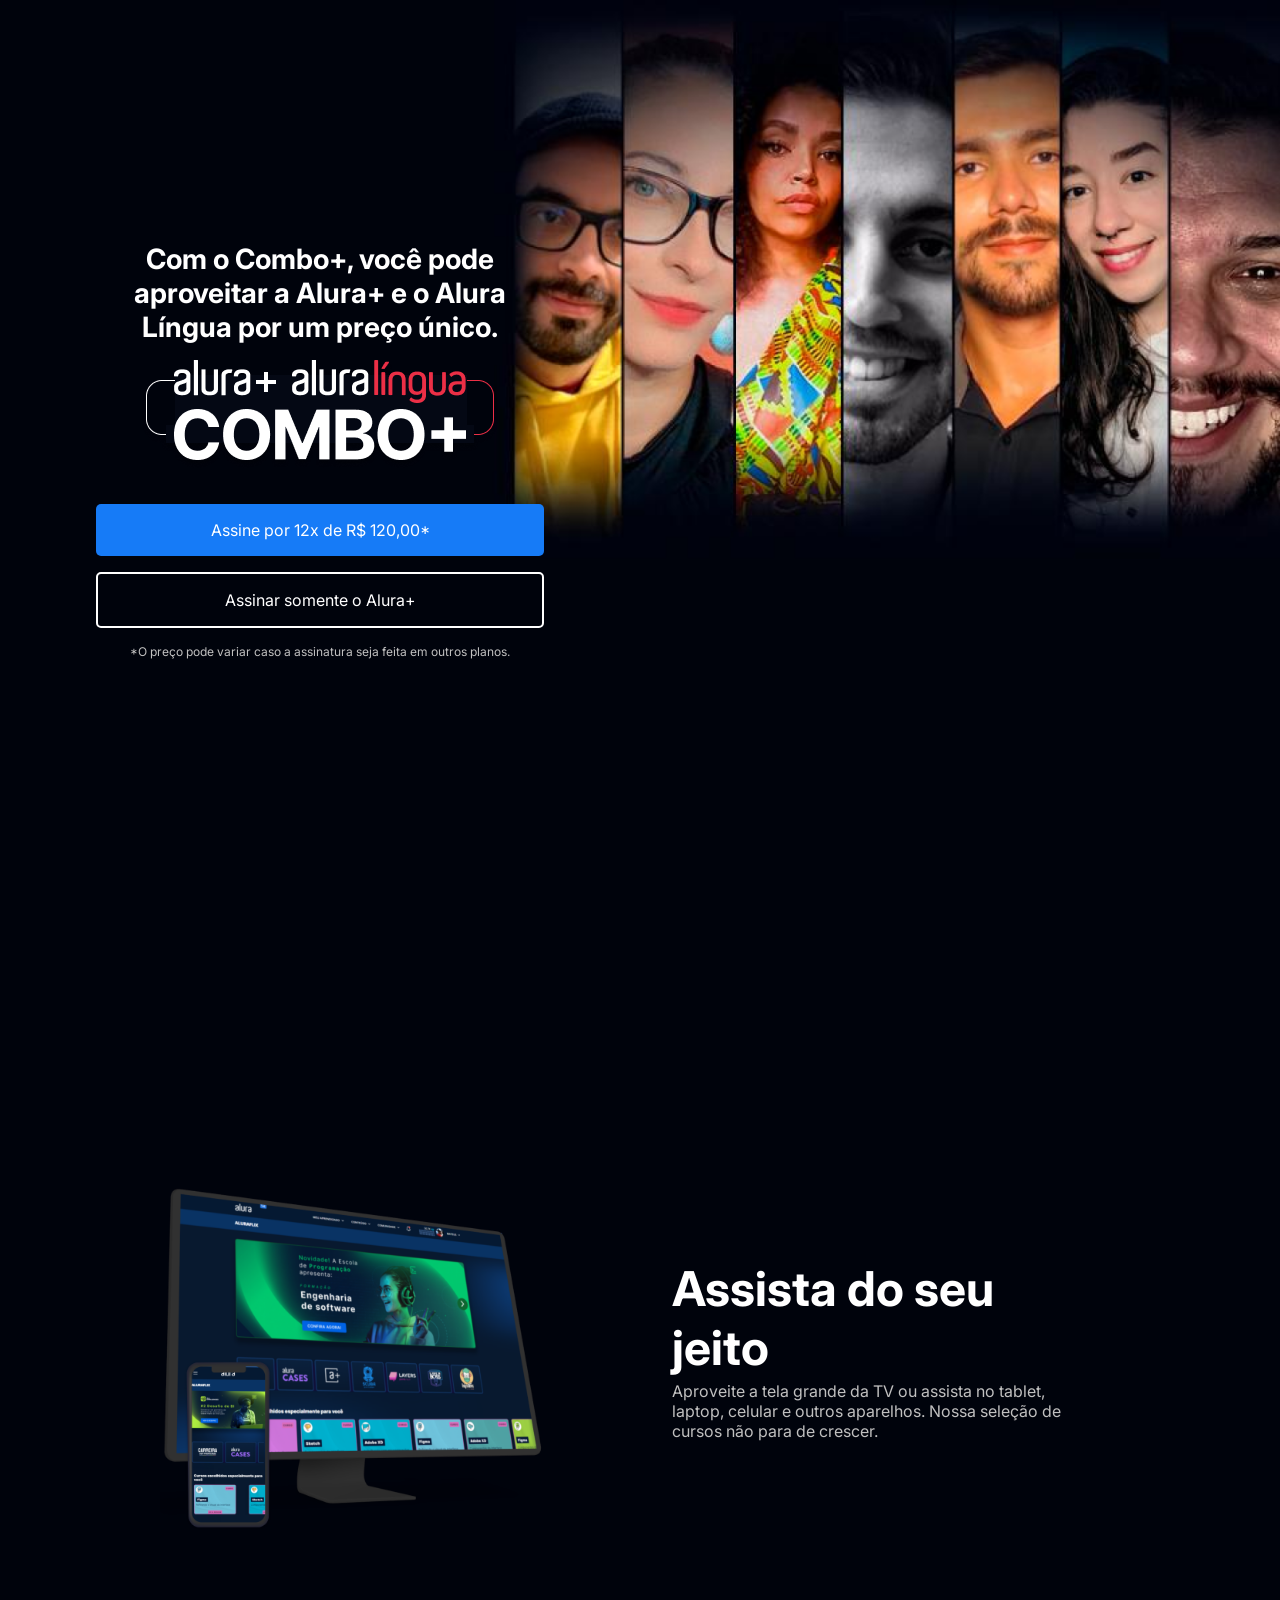
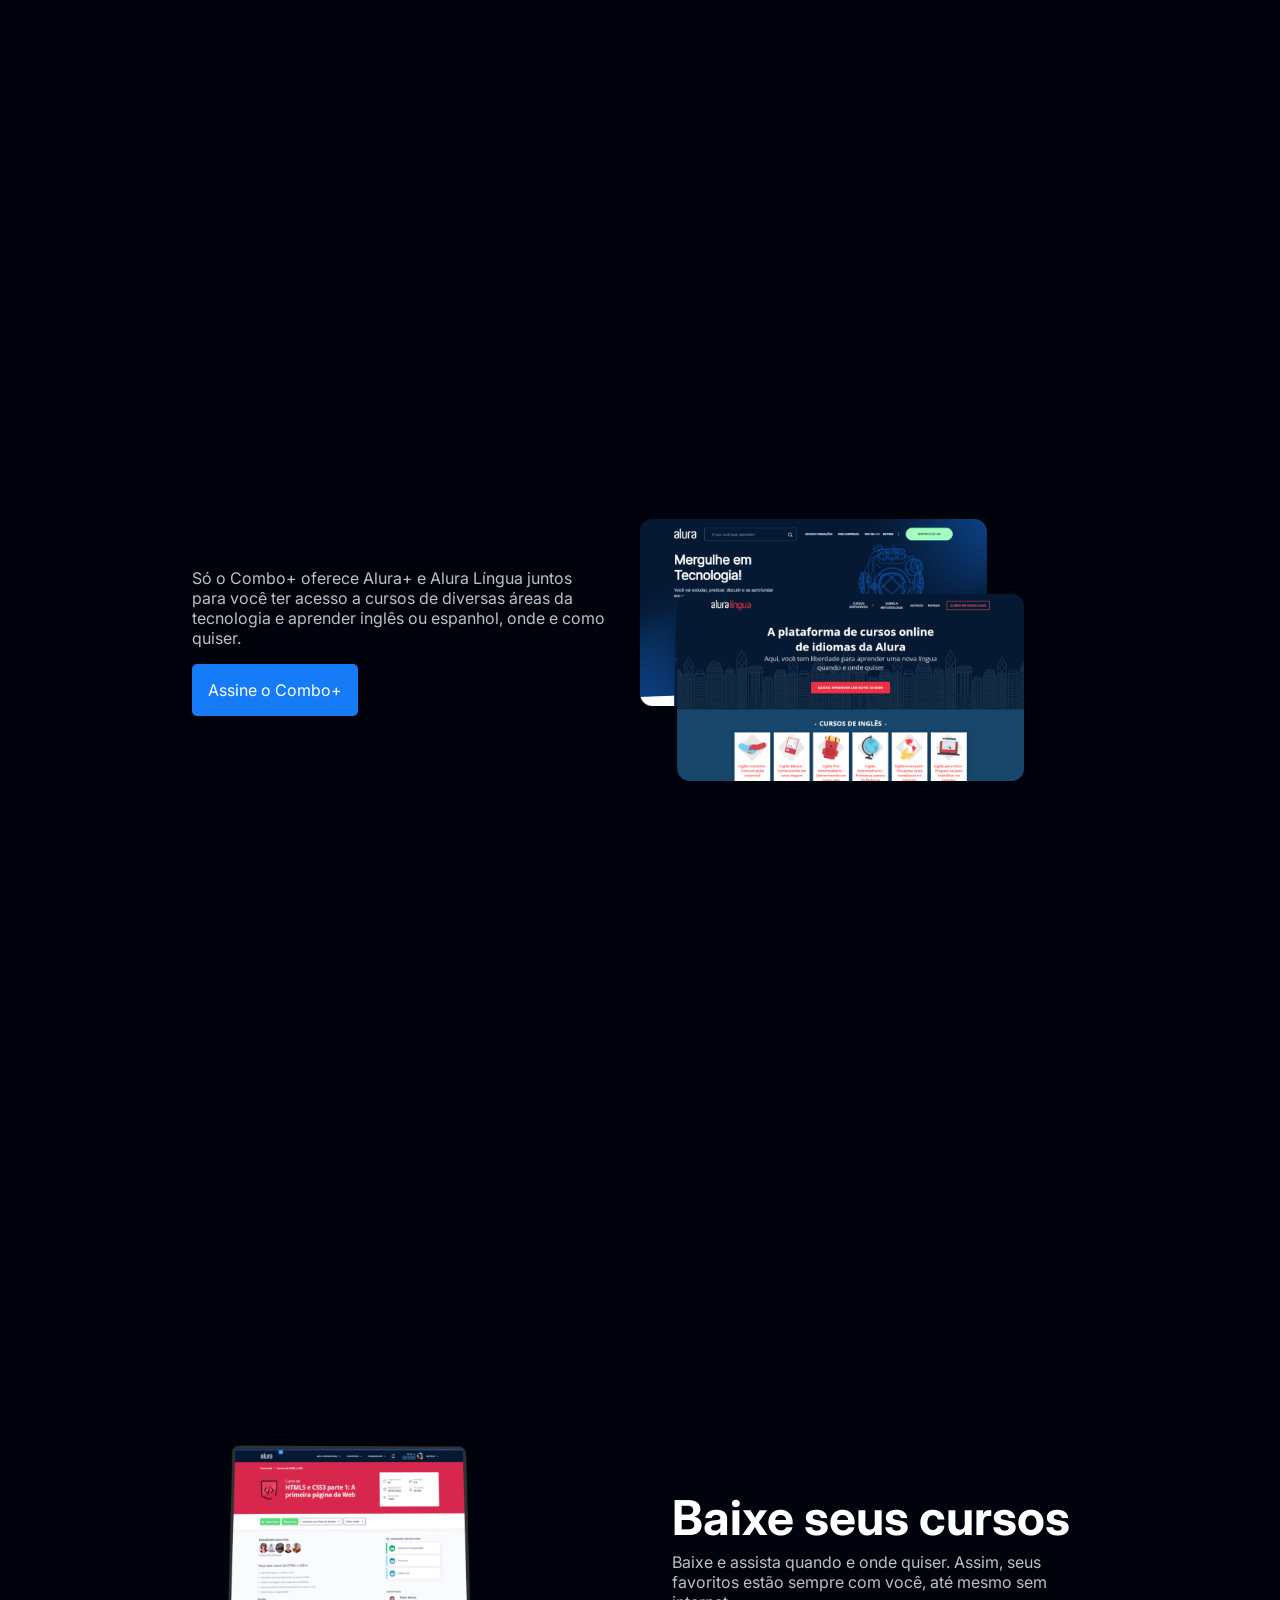
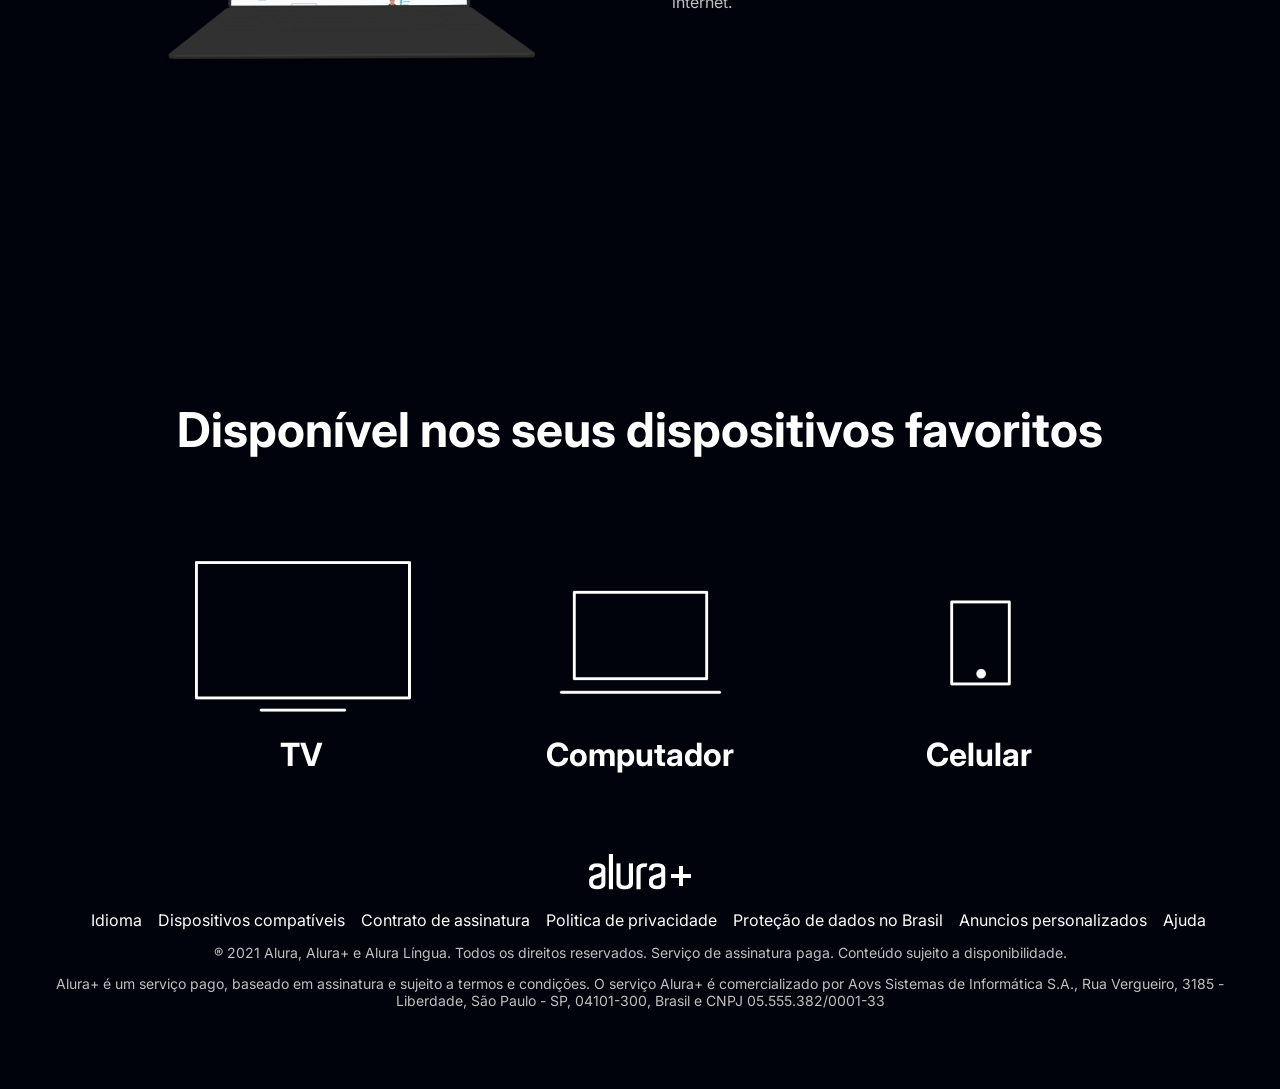
<file: AluraFlix/index.html>
<!DOCTYPE html>
<html>

<head>
    <title>Alura Plus</title>
    <meta charset="UTF-8">
    <meta name="viewport" content="width=device-width, initial-scale=1">
    <link rel="stylesheet" href="style.css">
    <link rel="preconnect" href="https://fonts.googleapis.com">
    <link rel="preconnect" href="https://fonts.gstatic.com" crossorigin>
    <link href="https://fonts.googleapis.com/css2?family=Inter:wght@400;700&display=swap" rel="stylesheet">
</head>

<body>
    <section class="principal container">
        <div class="container__caixa">
            <h1 class="container__titulo">Com o Combo+, você pode aproveitar a Alura+ e o Alura Língua por um preço
                único.</h1>
            <img src="imagem/Combo.png" alt="O combo+ é a junção do alura+ e o alura língua" class="container__imagem">
            <a href="www.alura.com.br" class="container__botao">Assine por 12x de R$ 120,00*</a>
            <a href="www.alura.com.br" class="container__botao botao_secundario">Assinar somente o Alura+</a>
            <p class="container__aviso">*O preço pode variar caso a assinatura seja feita em outros planos.</p>
        </div>
    </section>

    <section class="container secundario">
        <img src="imagem/Plataformas.png" alt="Um monitor e um celular com a alura plus aberta" class="secundario__imagem">
        <div class="container__descricao">
            <h2 class="descricao__titulo">Assista do seu jeito</h2>
            <p class="descricao__texto">Aproveite a tela grande da TV ou assista no tablet, laptop, celular e outros
                aparelhos. Nossa seleção de cursos não para de crescer.</p>
        </div>
    </section>

    <section class="container secundario">
        <div class="container__descricao">
            <p class="descricao__texto">
                Só o Combo+ oferece Alura+ e Alura Língua juntos para você ter acesso a cursos de diversas áreas da
                tecnologia e aprender inglês ou espanhol, onde e como quiser.
            </p>
            <a href="www.alura.com.br" class="container__botao secundario__botao" container>Assine o Combo+</a>
        </div>
        <img src="imagem/Telas.png" alt="Tela do alura+ e alura língua" class="secundario__imagem">
    </section>

    <section class="container secundario">
        <img src="imagem/Notebook.png" alt="Notebook com a página do curso HTML5 e CSS3 da Alura aberta"
            class="secundario__imagem">
        <div class="container__descricao">
            <h2 class="descricao__titulo">Baixe seus cursos</h2>
            <p class="descricao__texto">Baixe e assista quando e onde quiser. Assim, seus favoritos estão sempre com
                você, até mesmo sem internet.</p>
        </div>
    </section>

    <section class="dispositivos">
        <h2 class="dispositivos__titulo">Disponível nos seus dispositivos favoritos</h2>
        <ul class="dispositivos__lista">
            <li>
                <img src="imagem/tv.png" alt="Ícone de televisão">
                <h3 class="lista__item">TV</h3>
            </li>
            <li>
                <img src="imagem/computador.png" alt="Ícone de computador">
                <h3 class="lista__item">Computador</h3>
            </li>
            <li>
                <img src="imagem/celular.png" alt="Ícone de celular">
                <h3 class="lista__item">Celular</h3>
            </li>
        </ul>
    </section>

    <footer class="rodape">
        <img src="imagem/Logo.png" alt="Alura+" class="rodape__logo">
        <ul class="rodape__lista">
            <li class="lista__link">
                <a href="#">Idioma</a>
            </li>
            <li class="lista__link">
                <a href="#">Dispositivos compatíveis</a>
            </li>
            <li class="lista__link">
                <a href="#">Contrato de assinatura</a>
            </li>
            <li class="lista__link">
                <a href="#">Politica de privacidade</a>
            </li>
            <li class="lista__link">
                <a href="#">Proteção de dados no Brasil</a>
            </li>
            <li class="lista__link">
                <a href="#">Anuncios personalizados</a>
            </li>
            <li class="lista__link">
                <a href="#">Ajuda</a>
            </li>
        </ul>
        <p class="rodape__texto">® 2021 Alura, Alura+ e Alura Língua. Todos os direitos reservados. Serviço de
            assinatura paga. Conteúdo sujeito a disponibilidade.</p>
        <p class="rodape__texto">Alura+ é um serviço pago, baseado em assinatura e sujeito a termos e condições. O
            serviço Alura+ é comercializado por Aovs Sistemas de Informática S.A., Rua Vergueiro, 3185 - Liberdade, São
            Paulo - SP, 04101-300, Brasil e CNPJ 05.555.382/0001-33</p>
    </footer>
</body>

</html>
</file>
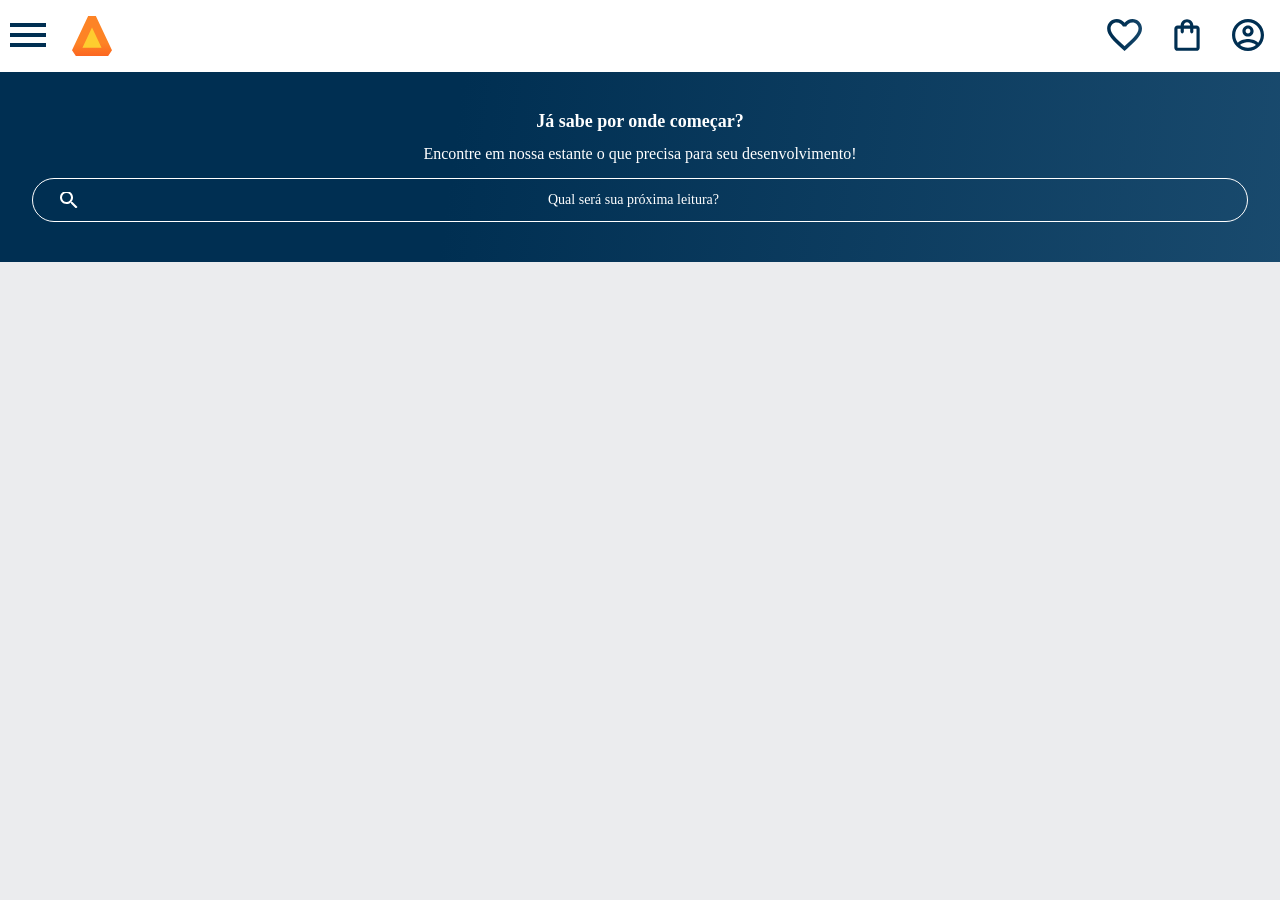
<file: projeto web 4 bimestre/index.html>
<!DOCTYPE html>
<html>

<head>
  <meta charset="UTF-8">
  <meta name="viewport" content="width=device-width, initial-scale=1.0">
  <title>AluraBooks</title>
  <link rel="stylesheet" href="reset.css">
  <link rel="stylesheet" href="styles.css">
</head>

<body>
  <header class="cabeçalho">
    <div class="container">
      <input type="checkbox" id="menu" class="container__botao" />
      <label for="menu">
        <span class="cabeçalho__menu-hamburguer container__imagem"></span>
      </label>
      <ul class="lista-menu">
        <li class="lista-menu__titulo">Categorias</li>
        <li class="lista-menu__item">
          <a href="#" class="lista-menu__link">Programação</a>
        </li>
        <li class="lista-menu__item">
          <a href="#" class="lista-menu__link">Front-end</a>
        </li>
        <li class="lista-menu__item">
          <a href="#" class="lista-menu__link">Infraestrutura</a>
        </li>
        <li class="lista-menu__item">
          <a href="#" class="lista-menu__link">Business</a>
        </li>
        <li class="lista-menu__item">
          <a href="#" class="lista-menu__link">Design & UX</a>
        </li>
      </ul>
      <img src="img/Logo.svg" alt="Logo da Alurabooks" class="container__imagem">
    </div>
    <div class="container">
      <a href="#"><img src="img/Favoritos.svg" alt="Meus favoritos" class="container__imagem"></a>
      <a href="#"><img src="img/Compras.svg" alt="Carrinhos de compras" class="container__imagem"></a>
      <a href="#"><img src="img/Usuario.svg" alt="Meu perfil" class="container__imagem"></a>
    </div>
  </header>

  <section class="banner">
    <h2 class="banner__titulo">Já sabe por onde começar?</h2>
    <p class="banner__texto">Encontre em nossa estante o que precisa para seu desenvolvimento!
    <p>
      <input type="search" class="banner__pesquisa" placeholder="Qual será sua próxima leitura?">
  </section>
</body>

</html>
</file>
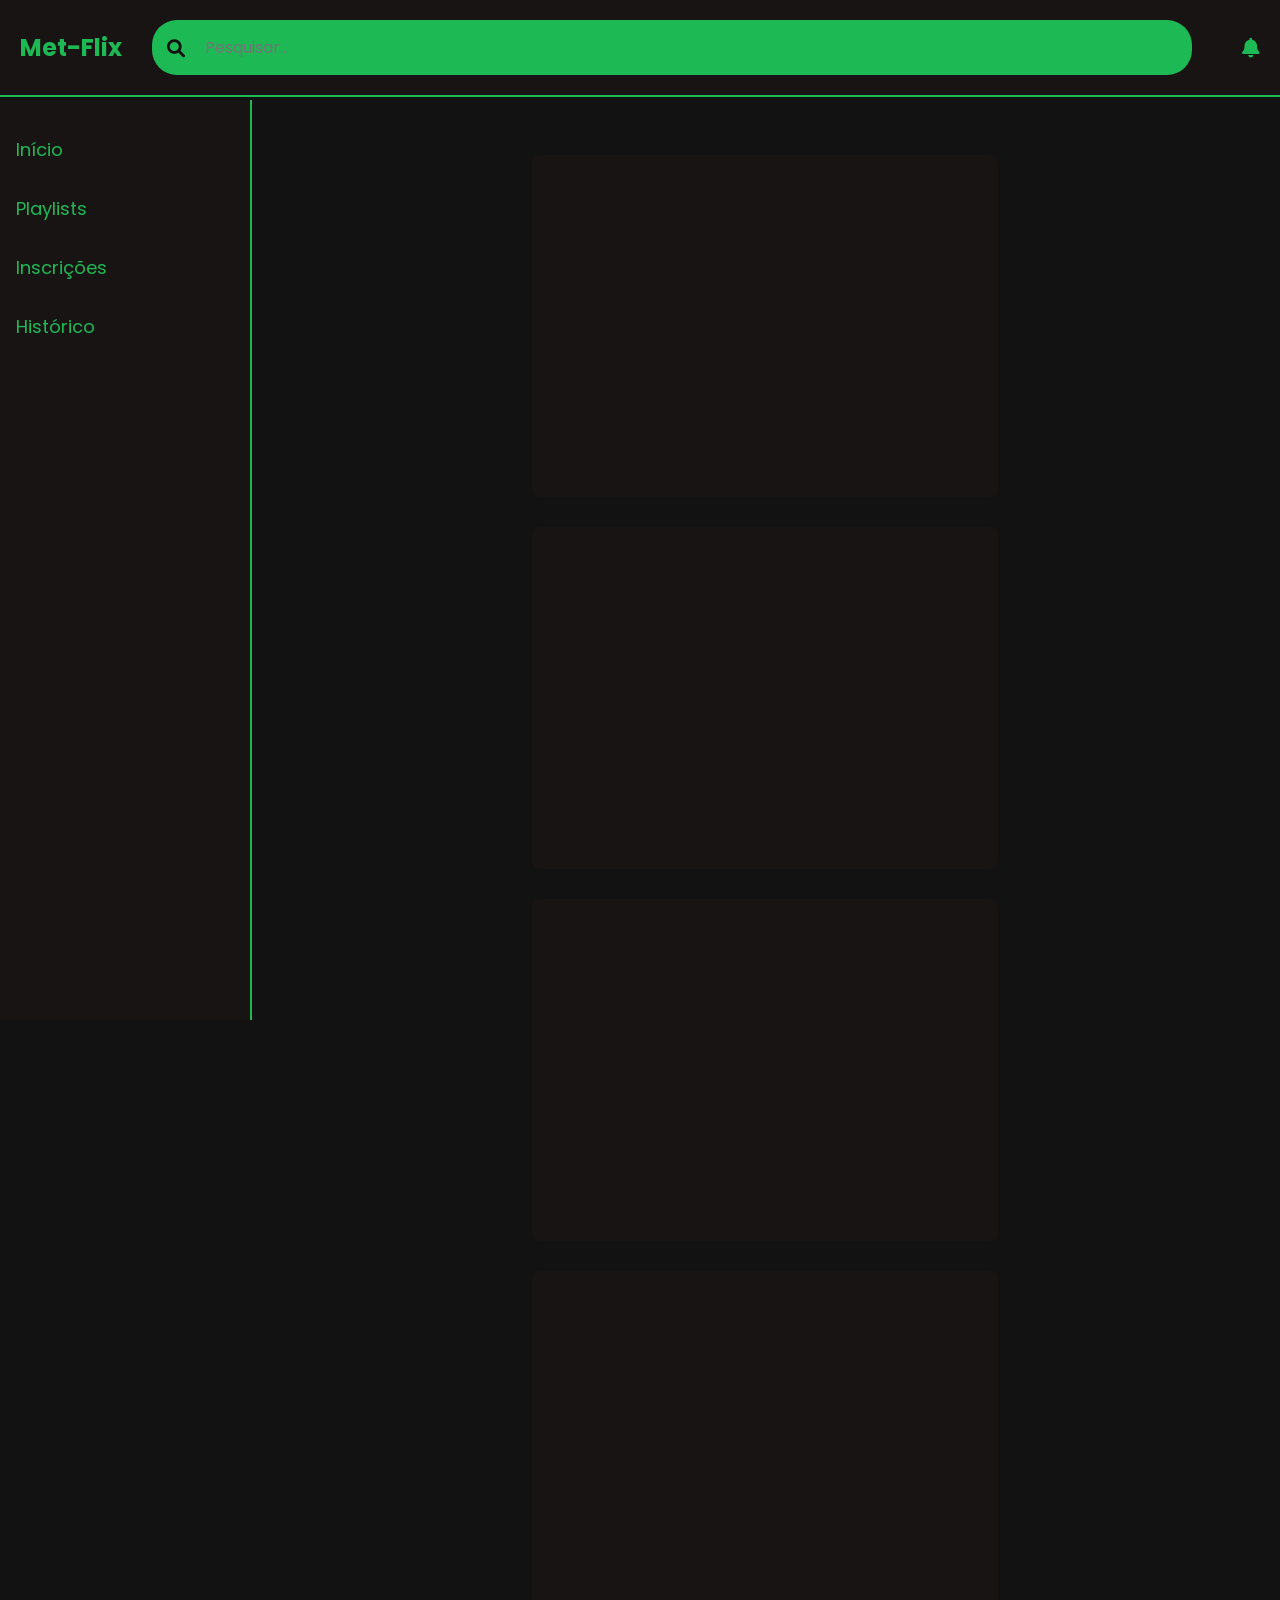
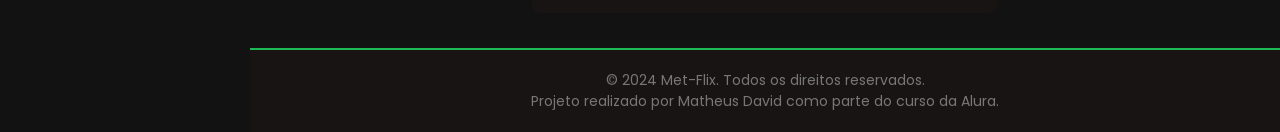
<file: Site Web Met-Flix/index.html>
<!DOCTYPE html>
<html lang="pt-BR">
<head>
    <meta charset="UTF-8">
    <meta name="viewport" content="width=device-width, initial-scale=1.0">
    <title>Met-Flix</title>
    <style>
        @import url('https://fonts.googleapis.com/css2?family=Poppins:wght@600&display=swap');
        @import url('https://cdnjs.cloudflare.com/ajax/libs/font-awesome/6.0.0-beta3/css/all.min.css');

        body {
            background-color: #121212;
            color: #1DB954;
            font-family: 'Poppins', sans-serif;
            margin: 0;
            padding: 0;
            display: flex;
            flex-direction: column;
            min-height: 100vh;
        }

        header {
            display: flex;
            justify-content: space-between;
            align-items: center;
            padding: 10px 20px;
            background-color: #191414;
            border-bottom: 2px solid #1DB954;
            position: fixed;
            top: 0;
            width: 100%;
            z-index: 1000;
        }

        .logo {
            font-size: 24px;
            font-weight: bold;
            color: #1DB954;
        }

        .search-bar-container {
            display: flex;
            align-items: center;
            background-color: #191414;
            padding: 10px;
            border-radius: 25px;
            flex-grow: 1;
            margin: 0 20px;
        }

        .search-bar {
            width: 100%;
            display: flex;
            align-items: center;
            background-color: #1DB954;
            border-radius: 25px;
            padding: 5px 15px;
        }

        .search-bar input {
            width: 100%;
            border: none;
            background: none;
            padding: 10px;
            color: #121212;
            font-size: 16px;
            outline: none;
            font-family: 'Poppins', sans-serif;
        }

        .search-bar i {
            color: #121212;
            font-size: 18px;
            margin-right: 10px;
        }

        .user-icons {
            display: flex;
            align-items: center;
        }

        .user-icons i {
            color: #1DB954;
            font-size: 20px;
            margin-left: 20px;
            cursor: pointer;
        }

        .menu {
            position: fixed;
            left: 0;
            top: 100px; /* Ajuste para não sobrepor a logo e a barra de pesquisa */
            width: 250px;
            height: 100%;
            background-color: #191414;
            padding-top: 20px;
            border-right: 2px solid #1DB954;
            z-index: 999;
        }

        .menu a {
            display: block;
            color: #1DB954;
            padding: 16px;
            text-decoration: none;
            font-size: 18px;
            font-family: 'Poppins', sans-serif;
        }

        .menu a:hover {
            background-color: #1DB954;
            color: #121212;
        }

        main {
            flex: 1;
            padding: 20px;
            margin-left: 250px;
            margin-top: 120px; /* Ajuste para compensar a altura da logo e da barra de pesquisa */
        }

        .video-container {
            display: flex;
            flex-wrap: wrap;
            justify-content: space-around;
        }

        .video {
            margin: 15px;
            background-color: #191414;
            padding: 10px;
            border-radius: 8px;
            width: 45%;
        }

        .video iframe {
            width: 100%;
            height: 315px;
            border: none;
            border-radius: 8px;
        }

        footer {
            background-color: #191414;
            padding: 20px;
            text-align: center;
            color: #777;
            font-size: 14px;
            border-top: 2px solid #1DB954;
            margin-left: 250px;
        }
    </style>
</head>
<body>
    <header>
        <div class="logo">Met-Flix</div>
        <div class="search-bar-container">
            <div class="search-bar">
                <i class="fas fa-search"></i>
                <input type="text" placeholder="Pesquisar...">
            </div>
        </div>
        <div class="user-icons">
            <i class="fas fa-bell"></i>
            <i class="fas fa-user-circle"></i> <!-- Ícone de perfil adicionado -->
        </div>
    </header>
    <div class="menu">
        <a href="#home">Início</a>
        <a href="#playlists">Playlists</a>
        <a href="#inscricoes">Inscrições</a>
        <a href="#historico">Histórico</a>
    </div>
    <main>
        <div class="video-container">
            <div class="video">
                <iframe src="https://www.youtube.com/embed/Km6h658ZVrc" allowfullscreen></iframe>
            </div>
            <div class="video">
                <iframe src="https://www.youtube.com/embed/aYhvCBrKmO0" allowfullscreen></iframe>
            </div>
            <div class="video">
                <iframe src="https://www.youtube.com/embed/QcEUqsBhwF8" allowfullscreen></iframe>
            </div>
            <div class="video">
                <iframe src="https://www.youtube.com/embed/HjZ4Wp85RJI" allowfullscreen></iframe>
            </div>
            <!-- O quinto vídeo foi removido -->
        </div>
    </main>
    <footer>
        &copy; 2024 Met-Flix. Todos os direitos reservados.<br>
        Projeto realizado por Matheus David como parte do curso da Alura.
    </footer>
</body>
</html>
</file>
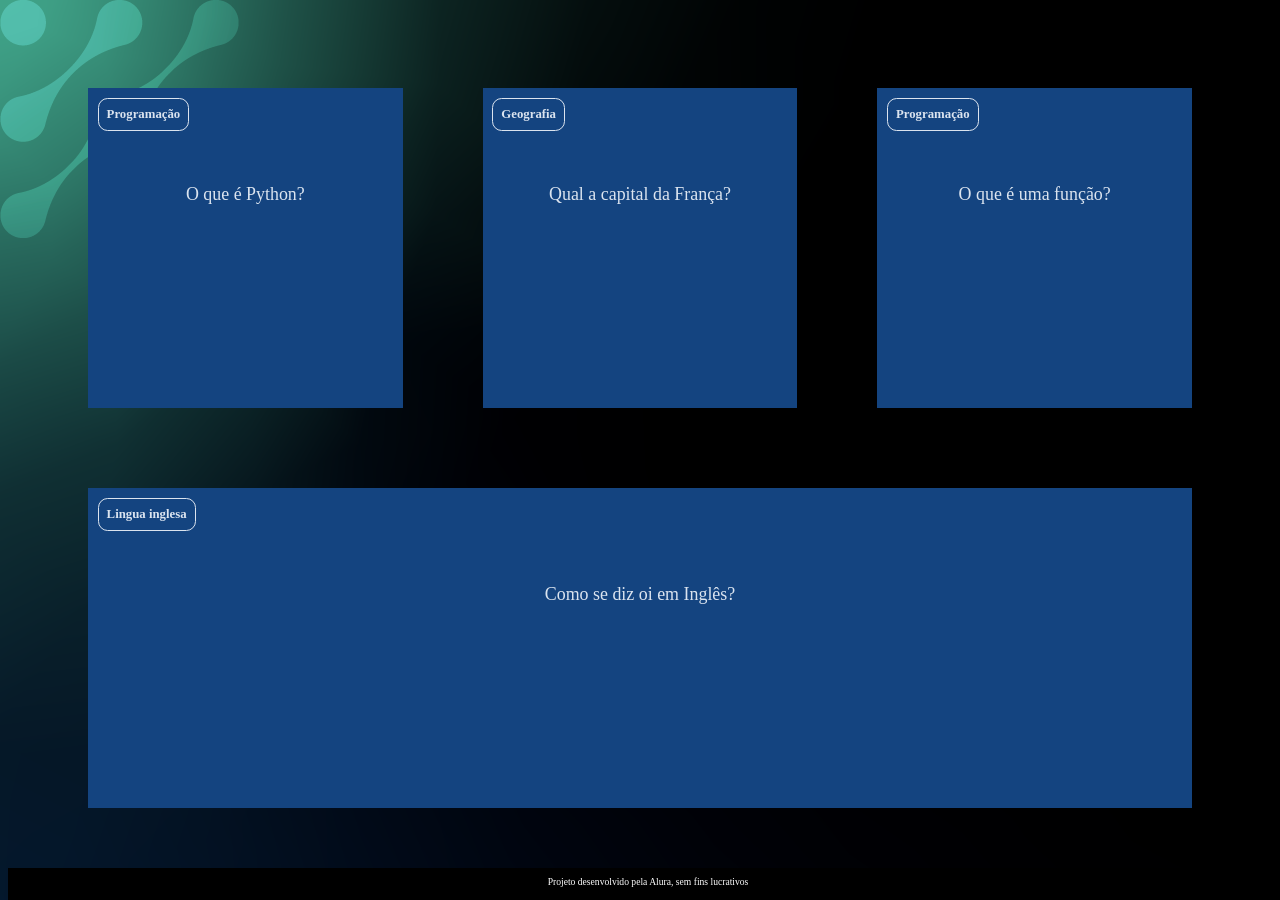
<file: flashcard-aula_10/flashcard-aula_10/index.html>
<!DOCTYPE html>
<html lang="pt-br">
<head>
    <meta charset="UTF-8">
    <meta name="viewport" content="width=device-width, initial-scale=1.0">
    <link rel="stylesheet" href="assets/style.css">
    <title>Flashcard</title>
</head>
<body>
    <main>
        <section id="container">
            <!-- <article class="cartao">
                <div class="cartao__conteudo">
                    <h3>Programação</h3>
                    <div class="cartao__conteudo__pergunta">
                        <p>O que é JavaScript?</p>
                    </div>
                    <div class="cartao__conteudo__resposta">
                        <p>O JavaScript é uma linguagem de programação</p>
                    </div>
                </div>
            </article> -->
        </section>
    </main>
    <footer>
        <p>Projeto desenvolvido pela Alura, sem fins lucrativos</p>
    </footer>
    <script src="app.js"></script>
    <script src="perguntas.js"></script>
</body>
</html>
</file>
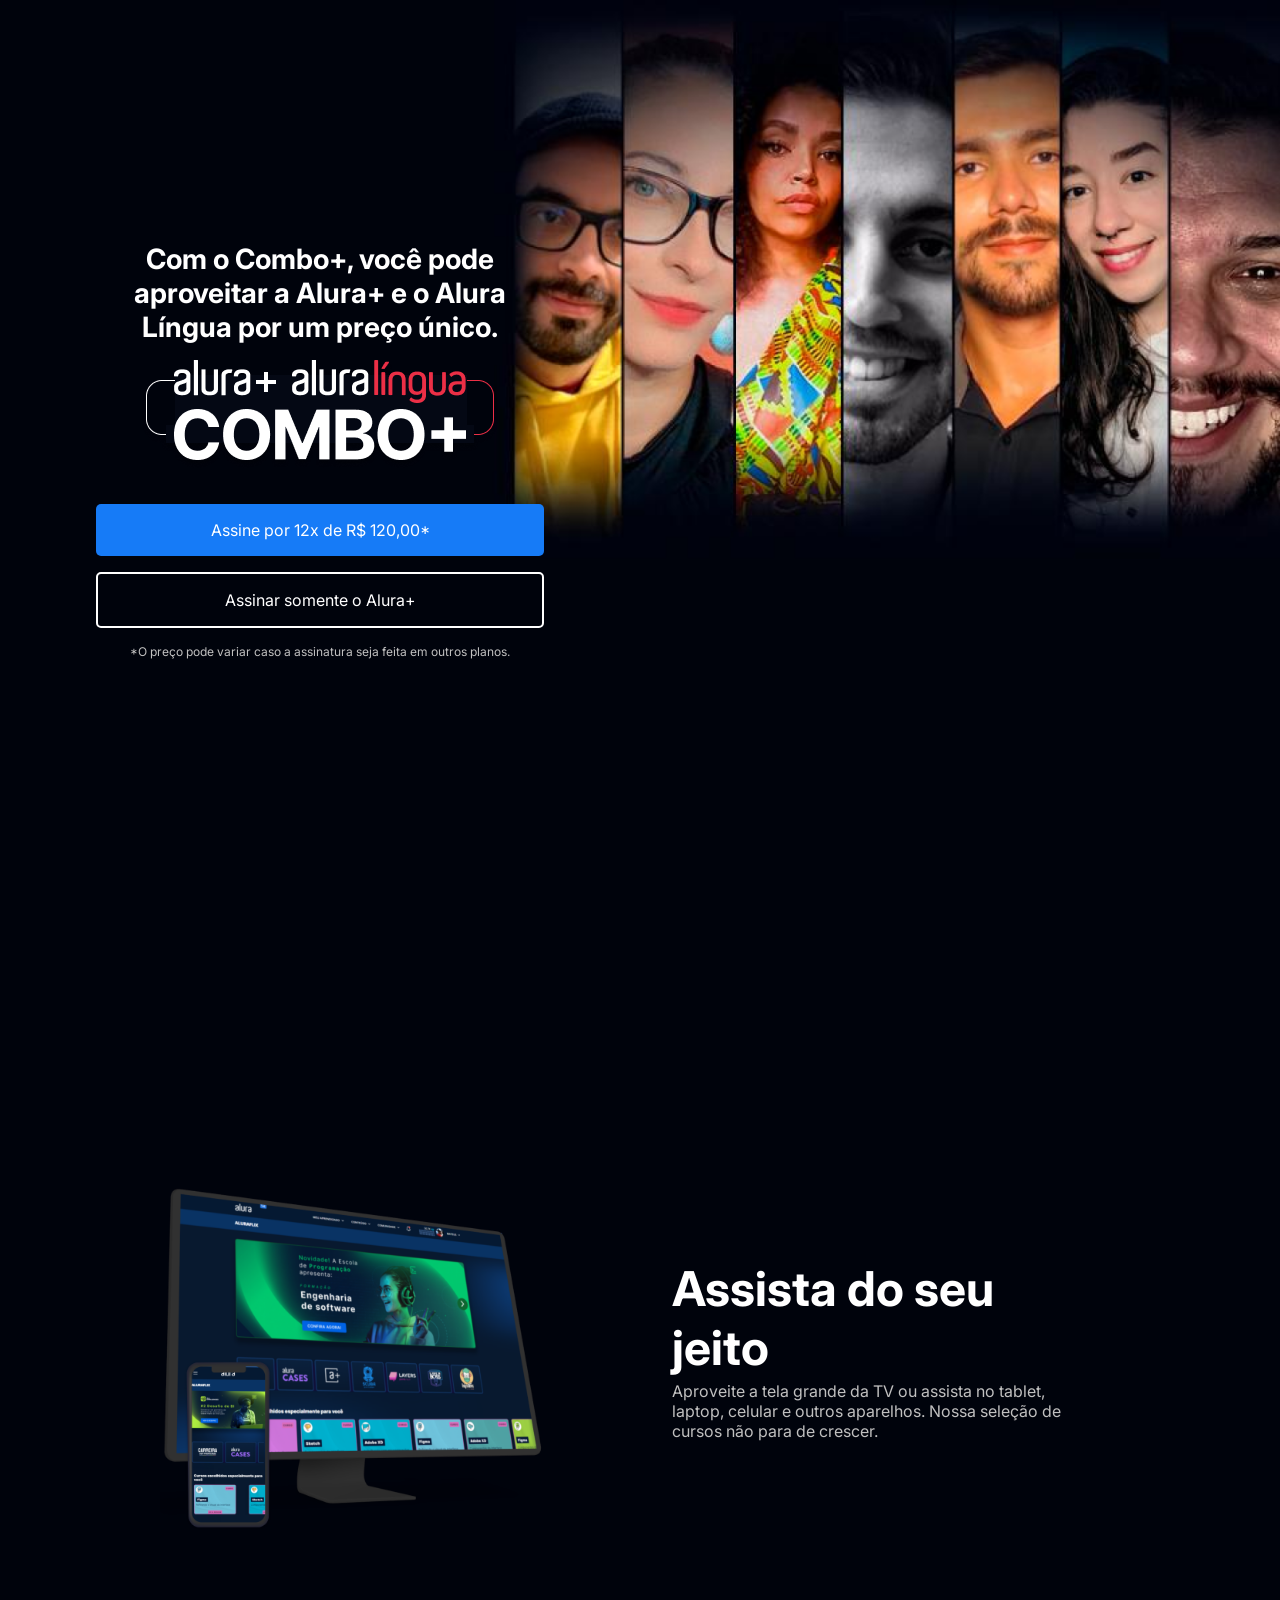
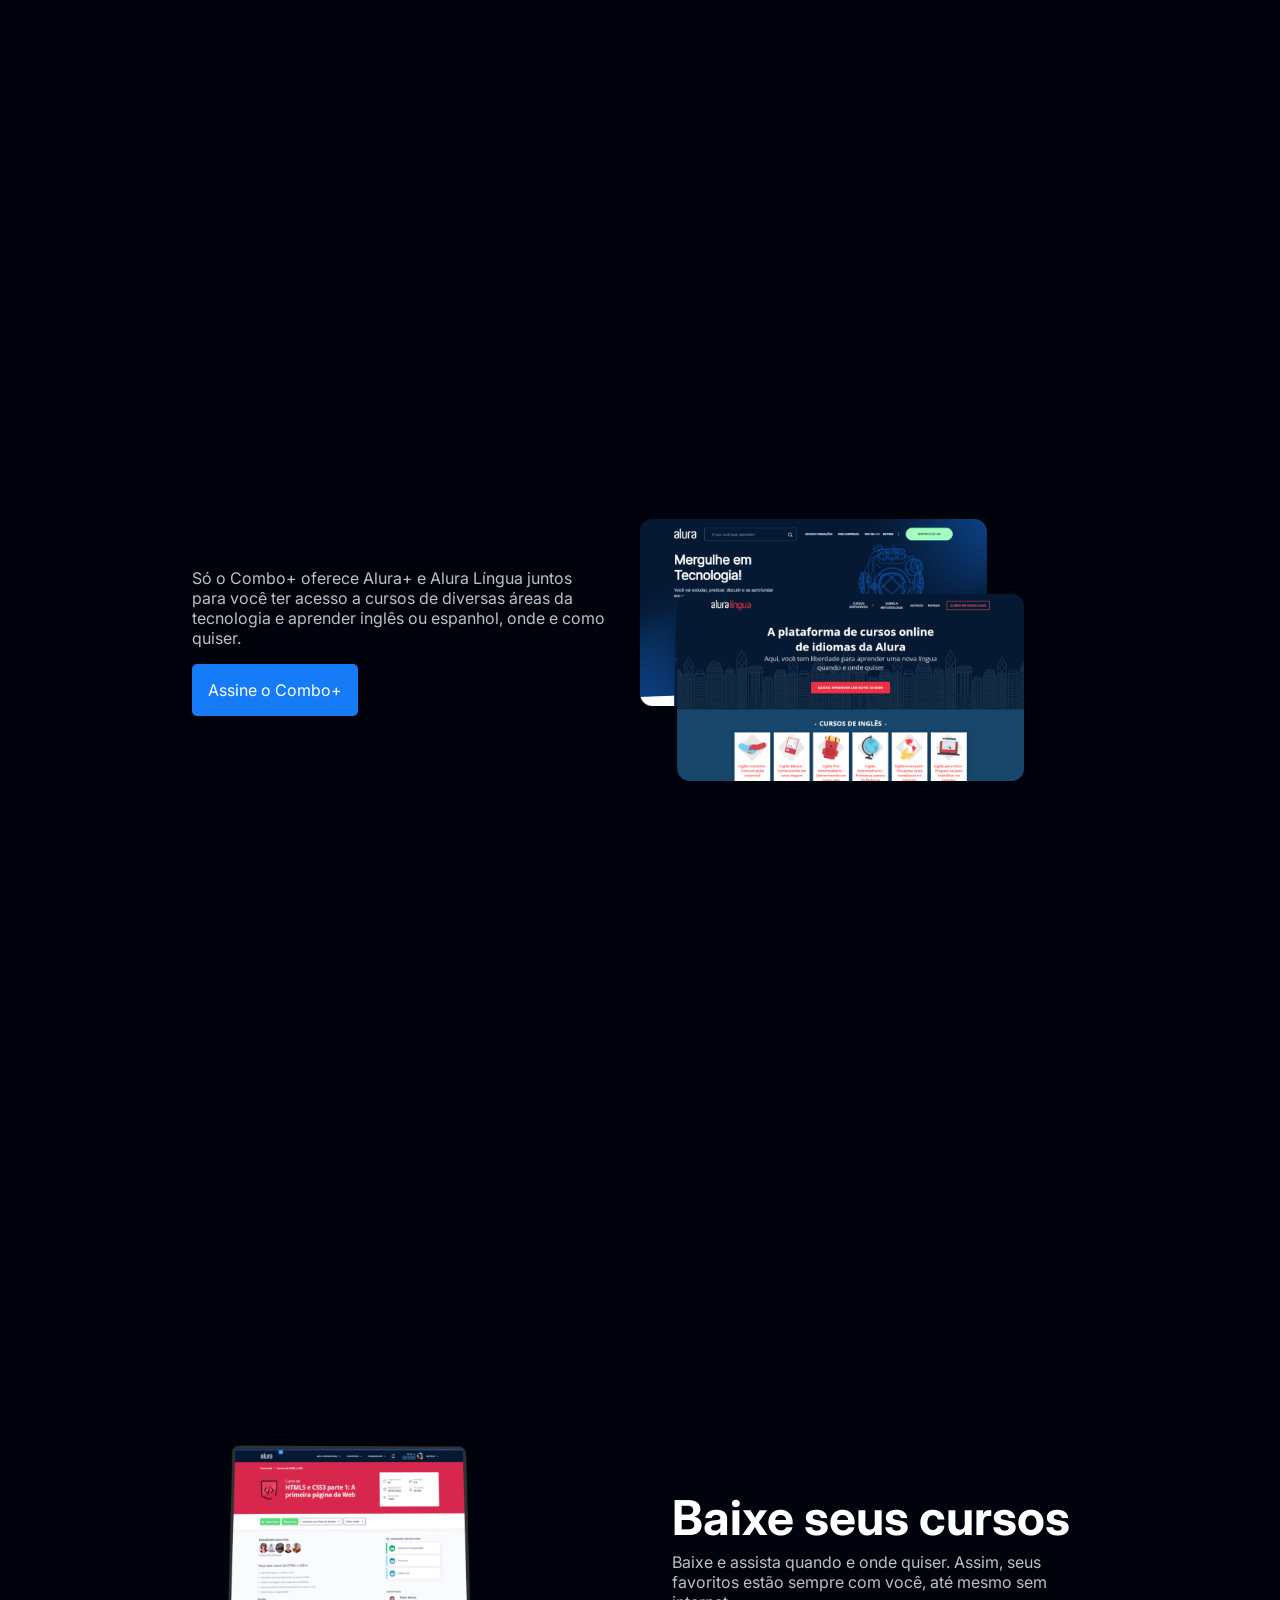
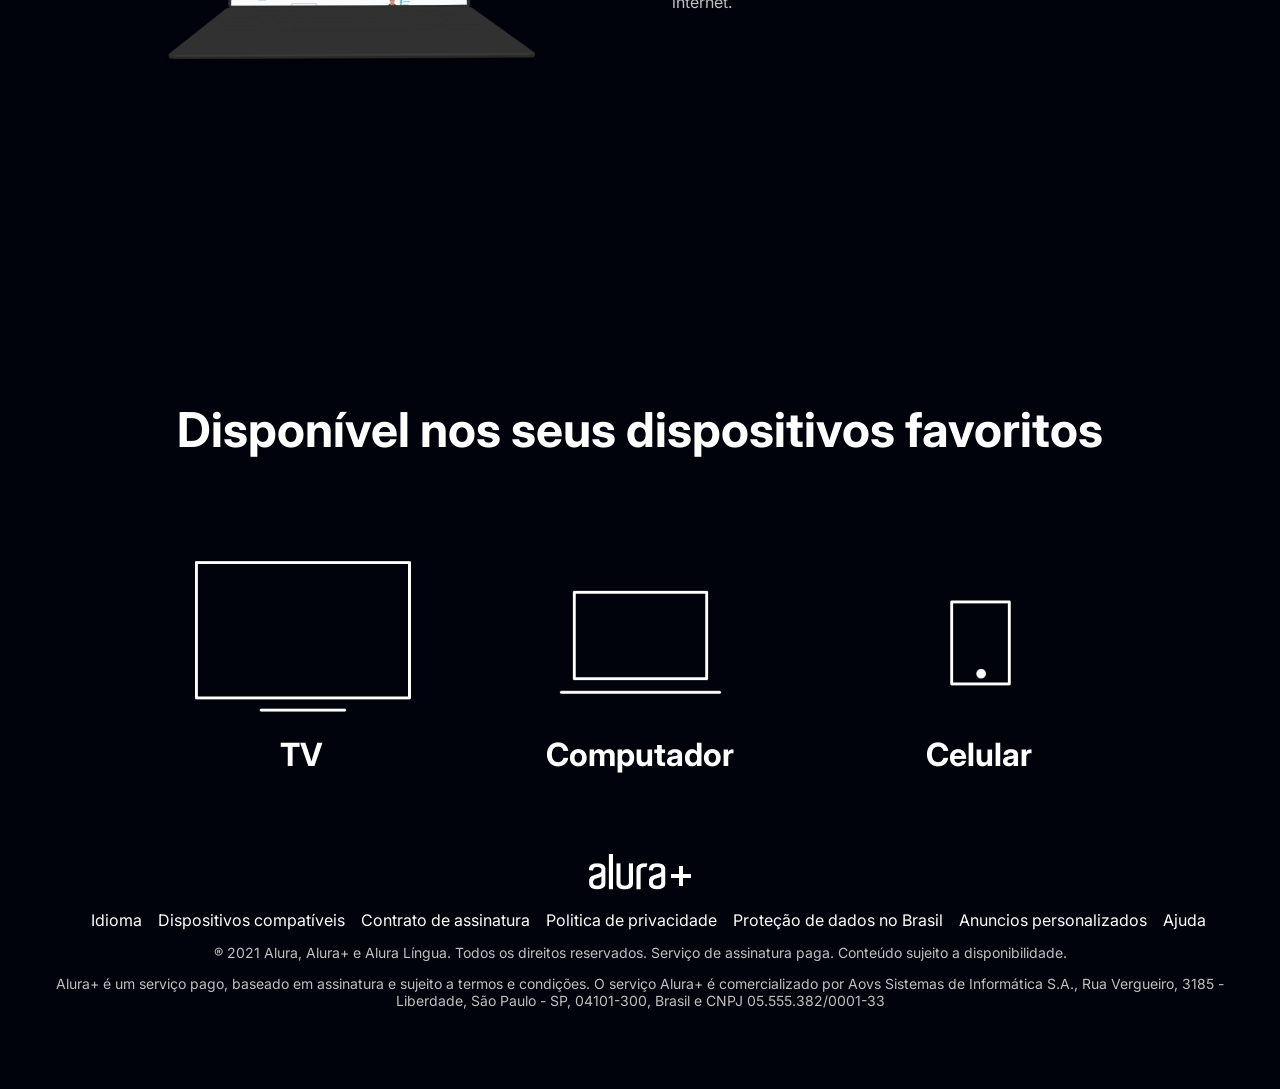
<file: pagina web alura plus/alura-plus-aula12/index.html>
<!DOCTYPE html>
<html>

<head>
    <title>Alura Plus</title>
    <meta charset="UTF-8">
    <meta name="viewport" content="width=device-width, initial-scale=1">
    <link rel="stylesheet" href="styles.css">
    <link rel="preconnect" href="https://fonts.googleapis.com">
    <link rel="preconnect" href="https://fonts.gstatic.com" crossorigin>
    <link href="https://fonts.googleapis.com/css2?family=Inter:wght@400;700&display=swap" rel="stylesheet">
</head>

<body>
    <section class="principal container">
        <div class="container__caixa">
            <h1 class="container__titulo">Com o Combo+, você pode aproveitar a Alura+ e o Alura Língua por um preço
                único.</h1>
            <img src="img/Combo.png" alt="O combo+ é a junção do alura+ e o alura língua" class="container__imagem">
            <a href="www.alura.com.br" class="container__botao">Assine por 12x de R$ 120,00*</a>
            <a href="www.alura.com.br" class="container__botao botao_secundario">Assinar somente o Alura+</a>
            <p class="container__aviso">*O preço pode variar caso a assinatura seja feita em outros planos.</p>
        </div>
    </section>

    <section class="container secundario">
        <img src="img/Plataformas.png" alt="Um monitor e um celular com a alura plus aberta" class="secundario__imagem">
        <div class="container__descricao">
            <h2 class="descricao__titulo">Assista do seu jeito</h2>
            <p class="descricao__texto">Aproveite a tela grande da TV ou assista no tablet, laptop, celular e outros
                aparelhos. Nossa seleção de cursos não para de crescer.</p>
        </div>
    </section>

    <section class="container secundario">
        <div class="container__descricao">
            <p class="descricao__texto">
                Só o Combo+ oferece Alura+ e Alura Língua juntos para você ter acesso a cursos de diversas áreas da
                tecnologia e aprender inglês ou espanhol, onde e como quiser.
            </p>
            <a href="www.alura.com.br" class="container__botao secundario__botao" container>Assine o Combo+</a>
        </div>
        <img src="img/Telas.png" alt="Tela do alura+ e alura língua" class="secundario__imagem">
    </section>

    <section class="container secundario">
        <img src="img/Notebook.png" alt="Notebook com a página do curso HTML5 e CSS3 da Alura aberta"
            class="secundario__imagem">
        <div class="container__descricao">
            <h2 class="descricao__titulo">Baixe seus cursos</h2>
            <p class="descricao__texto">Baixe e assista quando e onde quiser. Assim, seus favoritos estão sempre com
                você, até mesmo sem internet.</p>
        </div>
    </section>

    <section class="dispositivos">
        <h2 class="dispositivos__titulo">Disponível nos seus dispositivos favoritos</h2>
        <ul class="dispositivos__lista">
            <li>
                <img src="img/tv.png" alt="Ícone de televisão">
                <h3 class="lista__item">TV</h3>
            </li>
            <li>
                <img src="img/computador.png" alt="Ícone de computador">
                <h3 class="lista__item">Computador</h3>
            </li>
            <li>
                <img src="img/celular.png" alt="Ícone de celular">
                <h3 class="lista__item">Celular</h3>
            </li>
        </ul>
    </section>

    <footer class="rodape">
        <img src="img/Logo.png" alt="Alura+" class="rodape__logo">
        <ul class="rodape__lista">
            <li class="lista__link">
                <a href="#">Idioma</a>
            </li>
            <li class="lista__link">
                <a href="#">Dispositivos compatíveis</a>
            </li>
            <li class="lista__link">
                <a href="#">Contrato de assinatura</a>
            </li>
            <li class="lista__link">
                <a href="#">Politica de privacidade</a>
            </li>
            <li class="lista__link">
                <a href="#">Proteção de dados no Brasil</a>
            </li>
            <li class="lista__link">
                <a href="#">Anuncios personalizados</a>
            </li>
            <li class="lista__link">
                <a href="#">Ajuda</a>
            </li>
        </ul>
        <p class="rodape__texto">® 2021 Alura, Alura+ e Alura Língua. Todos os direitos reservados. Serviço de
            assinatura paga. Conteúdo sujeito a disponibilidade.</p>
        <p class="rodape__texto">Alura+ é um serviço pago, baseado em assinatura e sujeito a termos e condições. O
            serviço Alura+ é comercializado por Aovs Sistemas de Informática S.A., Rua Vergueiro, 3185 - Liberdade, São
            Paulo - SP, 04101-300, Brasil e CNPJ 05.555.382/0001-33</p>
    </footer>
</body>

</html>
</file>
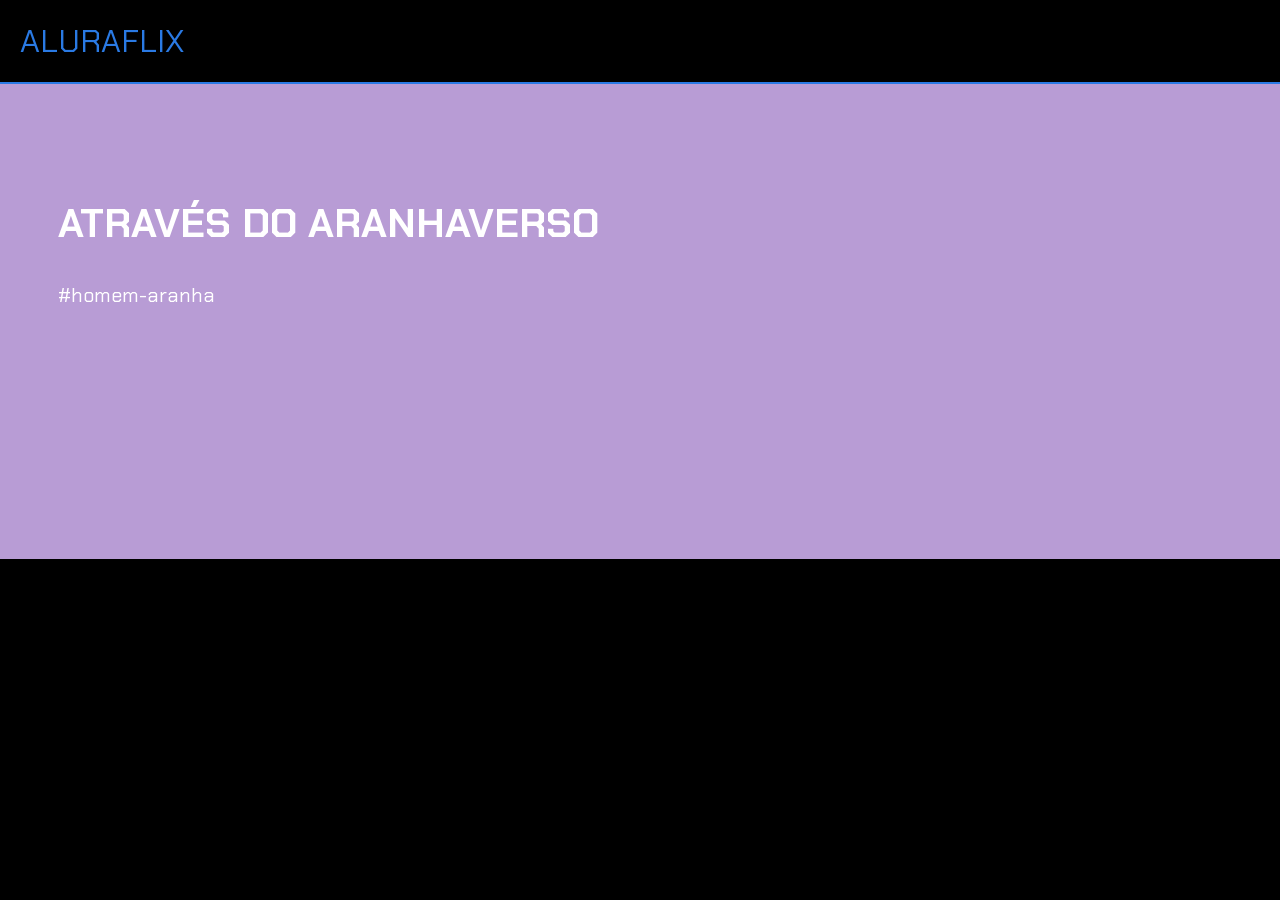
<file: pagina web aluraflix/aluraflix-aula5/index.html>
<html lang="pt-BR">

<head>
    <link rel="stylesheet" href="styles.css">
    <link rel="preconnect" href="https://fonts.googleapis.com">
    <link rel="preconnect" href="https://fonts.gstatic.com" crossorigin>
    <link
        href="https://fonts.googleapis.com/css2?family=Chakra+Petch:ital,wght@0,300;0,400;0,500;0,600;0,700;1,300;1,400;1,500;1,600;1,700&display=swap"
        rel="stylesheet">
    <title>Aluraflix</title>
</head>

<body>
    <header>ALURAFLIX</header>

    <section>
        <div class="chamada-texto">
            <h1>ATRAVÉS DO ARANHAVERSO</h1>
            <p>#homem-aranha</p>
        </div>

        <div>
            <iframe width="560" height="315" src="https://www.youtube.com/embed/gt_fAE1Eg2Q?si=EEv-tsY_b1B2OwKE"
                title="YouTube video player" frameborder="0"
                allow="accelerometer; autoplay; clipboard-write; encrypted-media; gyroscope; picture-in-picture; web-share"
                referrerpolicy="strict-origin-when-cross-origin" allowfullscreen></iframe>
        </div>
    </section>

</body>

</html>
</file>
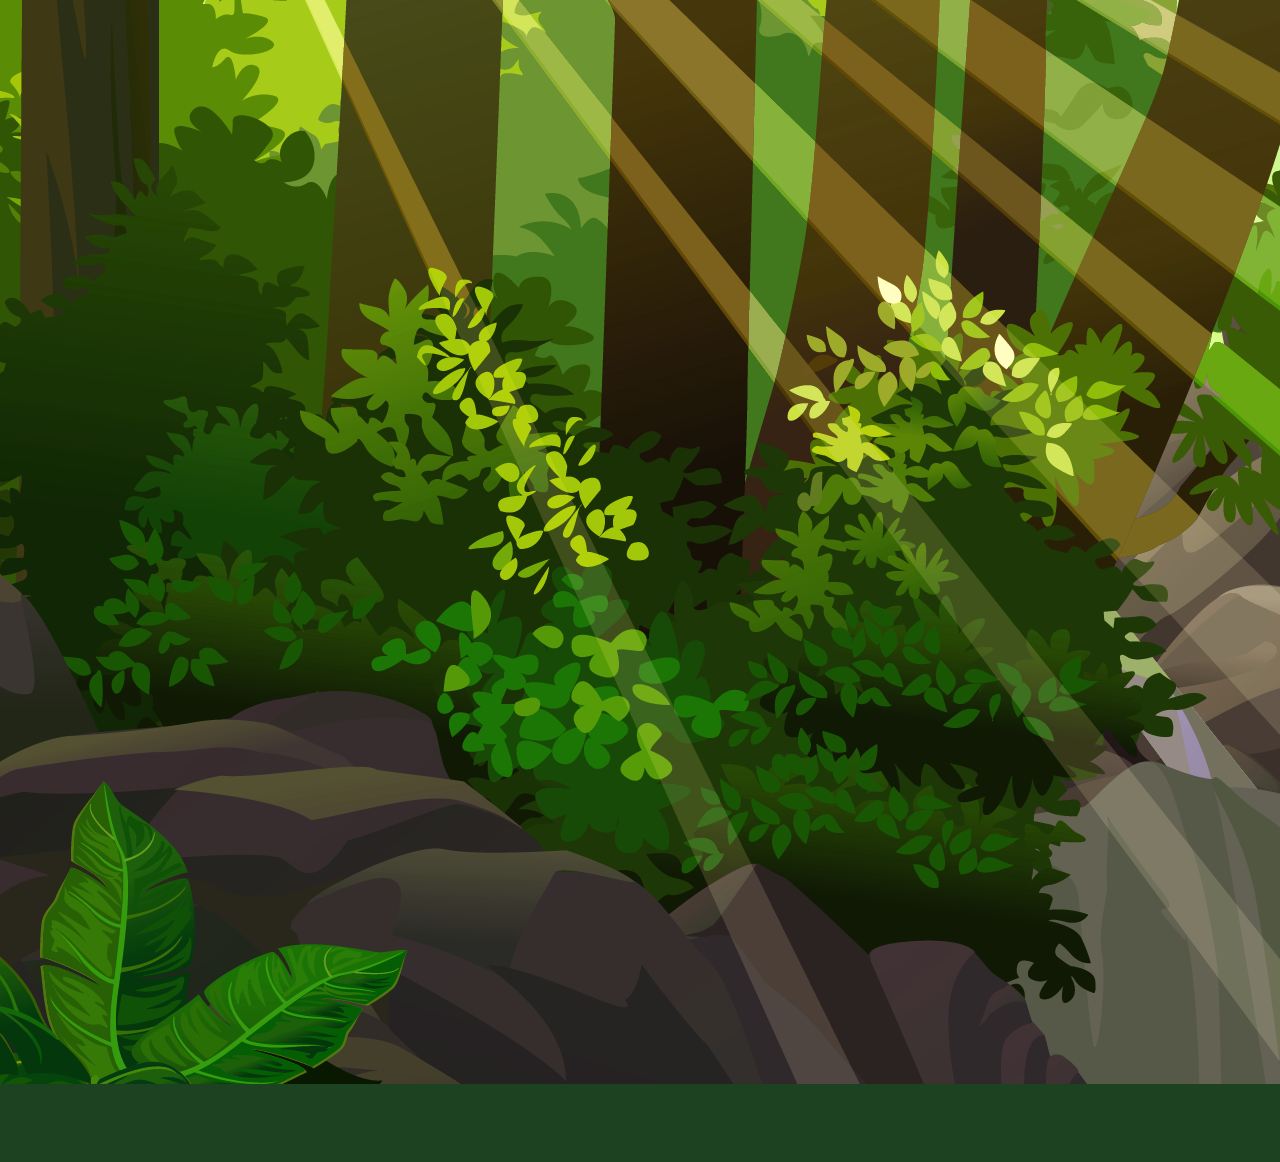
<file: pagina web aventura na mata/criando-sua-aventura-aula-05/index.html>
<!DOCTYPE html>
<html lang="pt-BR">
<head>
    <meta charset="UTF-8">
    <meta name="viewport" content="width=device-width, initial-scale=1.0">
    <link rel="stylesheet" href="style.css">
    <link rel="preconnect" href="https://fonts.googleapis.com">
    <link rel="preconnect" href="https://fonts.gstatic.com" crossorigin>
    <link href="https://fonts.googleapis.com/css2?family=Bai+Jamjuree:ital,wght@0,200;0,300;0,400;0,500;0,600;0,700;1,200;1,300;1,400;1,500;1,600;1,700&display=swap" rel="stylesheet">
    <title>Em busca da cidade perdida</title>
</head>
<body>
    <main>
        <div class="passo ativo" id="passo-0">
            <img src="cenario-passo0.png" alt="">
            <p>Um dia desses, dentro de um livro da biblioteca da escola, eu descobri uma carta antiga sobre uma cidade perdida, escondida por riquezas e belezas naturais. Nessa carta, a autora deixa algumas pistas para encontrar essa cidade e eu decidi segui-las!</p>
            <button class="btn-proximo" data-proximo="1">Rio de Janeiro</button>
            <button class="btn-proximo" data-proximo="2">Pernambuco</button>
        </div>
        <div class="passo" id="passo-1">
            <p>Você começa sua jornada no Rio de Janeiro, subindo o Pico da Tijuca ao amanhecer para encontrar a primeira pista.</p>
            <button class="btn-proximo" data-proximo="3">Procurar a pista no topo do pico</button>
            <button class="btn-proximo" data-proximo="4">Desistir e voltar para casa</button>
        </div>
    </main>
    <script src="script.js"></script>
</body>
</html>
</file>
<file: AluraFlix/style.css>
:root {
    --branco-principal: #FFFFFF;
    --cinza-secundario: #C0C0C0;
    --botao-azul: #167BF7;
    --cor-de-fundo: #00030C;
    --fonte-principal: 'Inter';
}

body {
    background-color: var(--cor-de-fundo);
    color: var(--branco-principal);
    font-family: var(--fonte-principal);
    font-size: 16px;
    font-weight: 400;
}

* {
    margin: 0;
    padding: 0;
}

.principal {
    background-image: url("imagem/Background.png");
    background-repeat: no-repeat;
    background-size: contain;
    align-items: center;
    text-align: center;
}

.container {
    height: 100vh;
    display: grid;
    grid-template-columns: 50% 50%;
}

.container__botao {
    background-color: var(--botao-azul);
    border-radius: 5px;
    padding: 1em;
    color: var(--branco-principal);
    display: block;
    text-decoration: none;
    margin-bottom: 1em;
}

.botao_secundario {
    background-color: transparent;
    border: 2px solid var(--branco-principal)
}

.container__aviso {
    font-size: 12px;
    color: var(--cinza-secundario);
}

.container__titulo {
    font-size: 28px;
    font-weight: 700;
}

.container__imagem {
    margin: 1em 0 2em 0;
}

.container__caixa {
    margin: 0 6em;
}

.secundario__imagem {
    width: 80%;
}

.secundario {
    align-items: center;
    margin: 0 10em;
}

.descricao__titulo {
    font-weight: 700;
    font-size: 48px;
    color: var(--branco-principal);
    margin-bottom: 0.1em;
}

.descricao__texto {
    color: var(--cinza-secundario);
}

.secundario__botao {
    display: inline-block;
    margin-top: 1em;
}

.container__descricao {
    padding: 2em;
}

.dispositivos__lista {
    display: flex;
    justify-content: center;
    list-style-type: none;
    margin: 5em 0;
}

.dispositivos {
    text-align: center;
}

.dispositivos__titulo {
    font-size: 48px;
    color: var(--branco-principal);
}

.lista__item {
    font-size: 32px;
    color: var(--branco-principal);
}

.rodape {
    text-align: center;
    margin: 5em 3em;
}

.rodape__lista {
    display: flex;
    justify-content: center;
    list-style-type: none;
    margin-top: 1em;
}

.lista__link a {
    text-decoration: none;
    color: var(--branco-principal);
    margin-left: 1em;
}

.rodape__texto {
    margin: 1em 0;
    color: var(--cinza-secundario);
    font-size: 14px;
}
</file>
<file: projeto web 4 bimestre/styles.css>
@import url("styles/header.css");
@import url("styles/banner.css");

:root {
    --cor-de-fundo: #EBECEE;
    --branco: #FFFFFF;
    --laranja: #EB9B00;
    --azul-degrade: linear-gradient(97.54deg, #002F52 35.49%, #326589 165.37%);
    --fonte-principal: "Poppins";
}

body {
    background-color: var(--cor-de-fundo);
    font-family: var(--fonte-principal);
    font-size: 16px;
    font-weight: 400;
}
</file>
<file: flashcard-aula_10/flashcard-aula_10/assets/style.css>
:root {
    --text-color: #DBE4EF;
    --card-front-color: #144480;
    --card-back-color: #00F4BF;
}

body {
    background: url('img/bg-desktop.webp');
    font-family: Bai Jamjuree;
}

#container {
    display: flex; 
    flex-wrap: wrap;
    justify-content: space-between;
    padding: 4rem;
    gap: 3rem;
}

.cartao {
    margin: 1rem 1rem;
    height: 20rem;
    flex-grow: 1;
    flex-basis: calc(33% - 6rem);
}

.cartao__conteudo {
    background-color: var(--card-front-color);
    text-align: center;
    /* background-color: aquamarine; */
    height: 100%;
    transform-style: preserve-3d;
    transition: transform 300ms ease-in-out;
}

.cartao__conteudo h3 {
    color: var(--text-color);
    border: 1px solid var(--text-color);
    text-align: left;
    padding: 0.5rem;
    position: absolute;
    margin: 0.6rem;
    border-radius: 0.6rem;
    font-size: 1vw;
    backface-visibility: hidden;
}

.cartao__conteudo p {
    margin-top: 1rem;
    padding: 2rem;
    margin-top: 4rem;
    font-size: 1.4vw;
}

.cartao__conteudo__pergunta p {
    color: var(--text-color);
    font-weight: 500;
}

.cartao__conteudo__resposta p {
    color: var(--card-back-color);
    font-weight: 700;
}

.cartao.active .cartao__conteudo {
    transform: rotateY(180deg);
}

.cartao__conteudo__pergunta,
.cartao__conteudo__resposta {
    backface-visibility: hidden;
    position: absolute;
    height: 100%;
    width: 100%;
    box-sizing: border-box;
}

.cartao__conteudo__resposta {
    transform: rotateY(180deg);
    background-color: rgba(0, 244, 191, 0.2);
    border: 4px solid var(--card-back-color);
}

footer {
    background-color: black;
    color: white;
    position: fixed;
    bottom: 0;
    width: 100%;
    height: 2rem;
}

footer p {
    text-align: center;
    font-size: 0.6rem;
    margin-top: 0.5rem;
}

@media (max-width: 560px) {
    
    body {
        background: url('img/bg-mobile.webp'), no-repeat cover;
    }

    .cartao {
        flex: 1 0 calc(100% - 1rem)
    }

    .cartao__conteudo h3 {
        font-size: 3vw;
    }

    .cartao__conteudo p {
        font-size: 3.8vw;
    }
}
</file>
<file: pagina web alura plus/alura-plus-aula12/styles.css>
:root {
    --branco-principal: #FFFFFF;
    --cinza-secundario: #C0C0C0;
    --botao-azul: #167BF7;
    --cor-de-fundo: #00030C;
    --fonte-principal: 'Inter';
}

body {
    background-color: var(--cor-de-fundo);
    color: var(--branco-principal);
    font-family: var(--fonte-principal);
    font-size: 16px;
    font-weight: 400;
}

* {
    margin: 0;
    padding: 0;
}

.principal {
    background-image: url("img/Background.png");
    background-repeat: no-repeat;
    background-size: contain;
    align-items: center;
    text-align: center;
}

.container {
    height: 100vh;
    display: grid;
    grid-template-columns: 50% 50%;
}

.container__botao {
    background-color: var(--botao-azul);
    border-radius: 5px;
    padding: 1em;
    color: var(--branco-principal);
    display: block;
    text-decoration: none;
    margin-bottom: 1em;
}

.botao_secundario {
    background-color: transparent;
    border: 2px solid var(--branco-principal)
}

.container__aviso {
    font-size: 12px;
    color: var(--cinza-secundario);
}

.container__titulo {
    font-size: 28px;
    font-weight: 700;
}

.container__imagem {
    margin: 1em 0 2em 0;
}

.container__caixa {
    margin: 0 6em;
}

.secundario__imagem {
    width: 80%;
}

.secundario {
    align-items: center;
    margin: 0 10em;
}

.descricao__titulo {
    font-weight: 700;
    font-size: 48px;
    color: var(--branco-principal);
    margin-bottom: 0.1em;
}

.descricao__texto {
    color: var(--cinza-secundario);
}

.secundario__botao {
    display: inline-block;
    margin-top: 1em;
}

.container__descricao {
    padding: 2em;
}

.dispositivos__lista {
    display: flex;
    justify-content: center;
    list-style-type: none;
    margin: 5em 0;
}

.dispositivos {
    text-align: center;
}

.dispositivos__titulo {
    font-size: 48px;
    color: var(--branco-principal);
}

.lista__item {
    font-size: 32px;
    color: var(--branco-principal);
}

.rodape {
    text-align: center;
    margin: 5em 3em;
}

.rodape__lista {
    display: flex;
    justify-content: center;
    list-style-type: none;
    margin-top: 1em;
}

.lista__link a {
    text-decoration: none;
    color: var(--branco-principal);
    margin-left: 1em;
}

.rodape__texto {
    margin: 1em 0;
    color: var(--cinza-secundario);
    font-size: 14px;
}
</file>
<file: pagina web aluraflix/aluraflix-aula5/styles.css>
body {
    color: white;
    background: black;
    margin: 0px;
    font-family: "Chakra Petch", sans-serif;
}

header {
    border-bottom: solid 2px rgb(42, 122, 228);
    padding: 20px;
    font-size: 32px;
    color: rgb(42, 122, 228);
}

section {
    background: rgb(184, 156, 213);
    padding-bottom: 80px;
    padding-top: 80px;
    display: flex;
    justify-content: center;
}

.chamada-texto {
    margin-right: 5%;
}

h1 {
    font-size: 40px;
}

p {
    font-size: 20px;
}
</file>
<file: pagina web aventura na mata/criando-sua-aventura-aula-05/style.css>
body {
    background-color: #1D4221;
    color: white;
    font-family: "Bai Jamjuree", sans-serif;
    display: flex;
    justify-content: center;
    align-items: center;
    height: 700px;
    margin: 0;
}

button {
    background-color: #64A712;
    color: white;
    font-family: "Bai Jamjuree", sans-serif;
}

.passo {
    display: none;
}

.passo.ativo {
    display:block;
}
</file>
